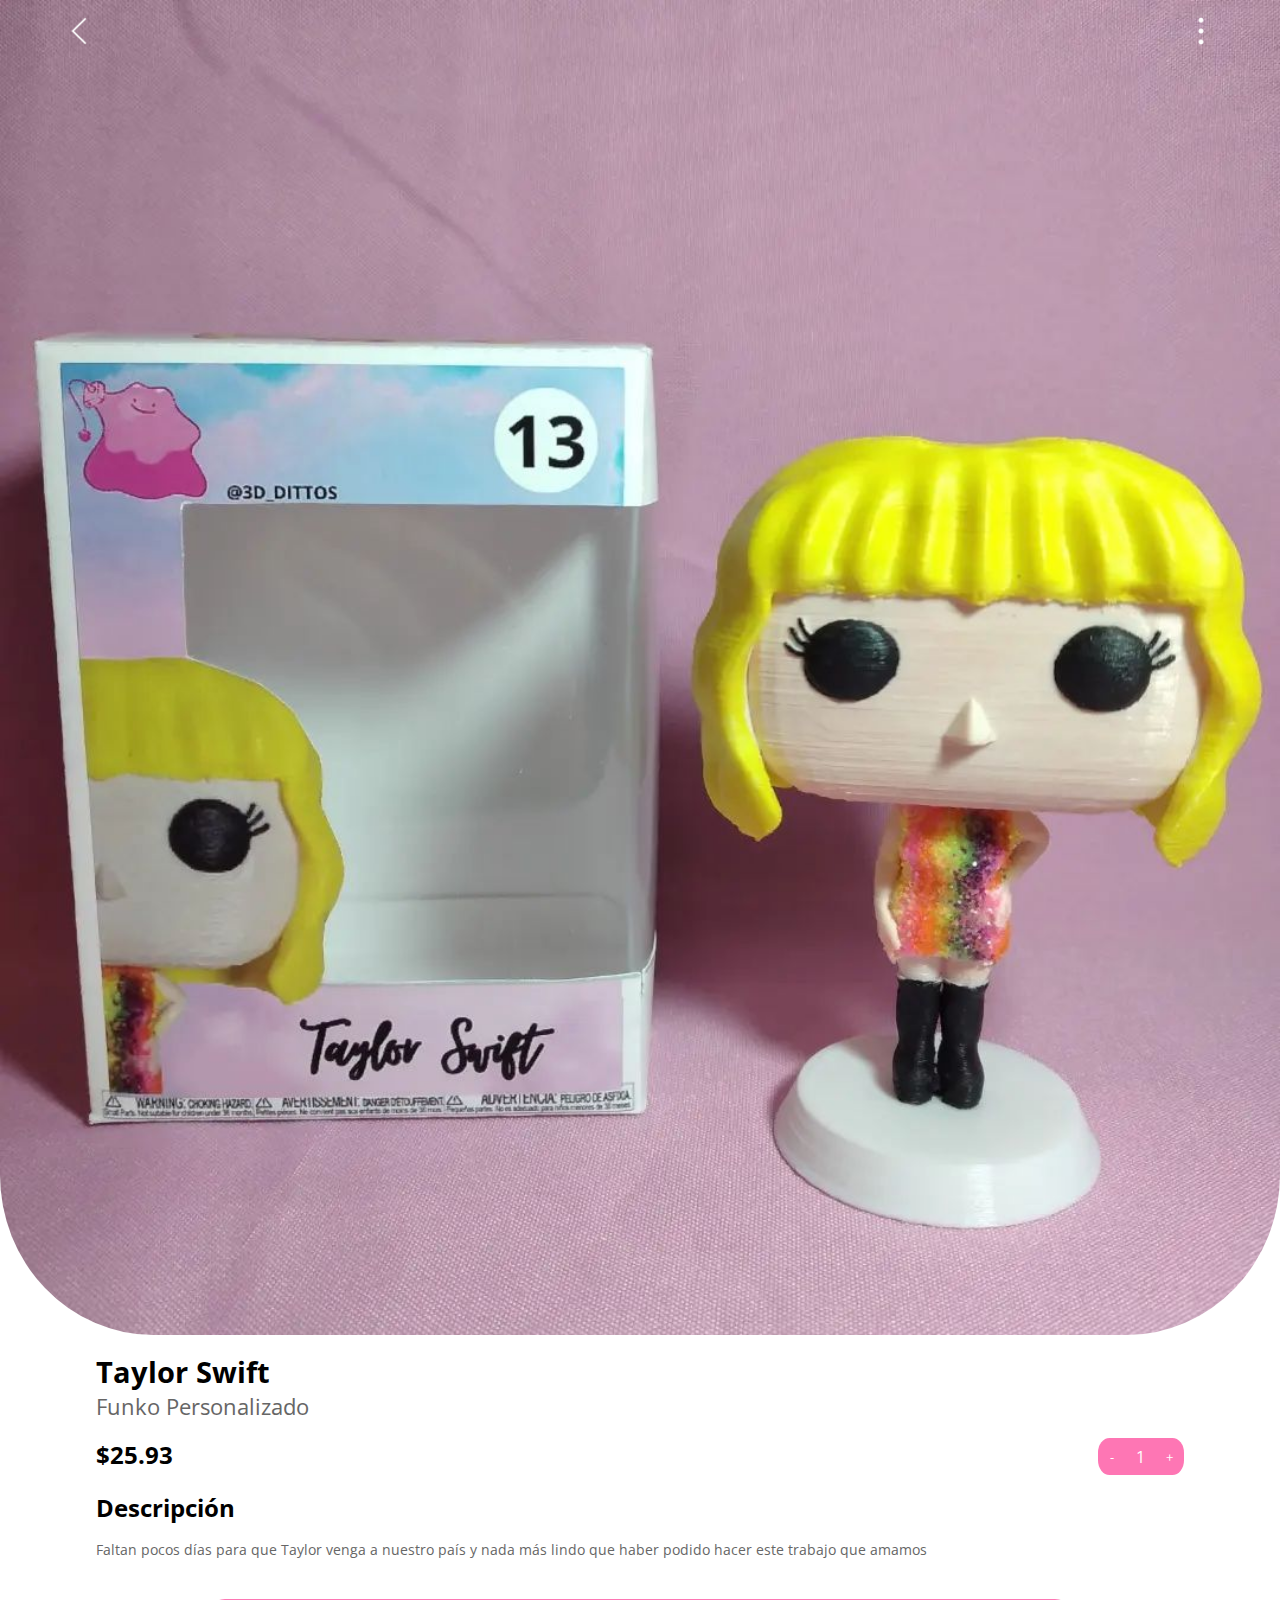
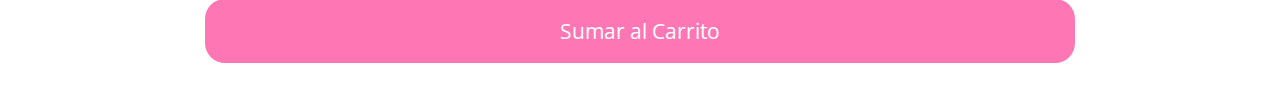
<file: pages/product.html>
<!DOCTYPE html>
<html lang="en">
<head>
    <meta charset="UTF-8">
    <meta name="viewport" content="width=device-width, initial-scale=1.0">
    <title>Document</title>
    <link rel="stylesheet" href="../css/product.css">
<body>
    <header class="nav">
        <img src="../media/back-button.png" alt="" class="button-back">
        <img src="../media/options-button.png" alt="" class="button-options">
    </header>
    <img src="../media/taylor.jpg" alt="" class="hero">
    <div class="container">
        <h1 class="main-title">Taylor Swift</h1>
        <span class="sub-title">Funko Personalizado</span>
        <div class="precio-container">
            <b class="precio">$25.93</b>
            <div class="cantidad-container">
                <button class="button-less">-</button>
                <p class="cantidad">1</p>
                <button class="button-add">+</button>
            </div>
        </div>
        <h2 class="descripcion-title">Descripción</h2>
        <p class="descripcion-text">Faltan pocos días para que Taylor venga a nuestro país y nada más lindo que haber podido hacer este trabajo que amamos</p>
        <button class="buy-button">Sumar al Carrito</button>
    </div>
</body>
</html>
</file>
<file: css/product.css>
@import url('https://fonts.googleapis.com/css2?family=Open+Sans:ital,wght@0,300..800;1,300..800&display=swap');

* {
    margin: 0;
    padding: 0;
    box-sizing: border-box;
    font-family: "Open Sans";
}


.nav {
    display: flex;
    width: 90%;
    margin: 0 auto;
    justify-content: space-between;
    position: absolute;
    top: 1rem;
    left: 5%;
}

.button-back {
    width: 30px;
    filter: invert(1)
}

.button-options {
    width: 30px;
    filter: invert(1)
}


.hero {
    width: 100%;
    border-end-end-radius: 12%;
    border-end-start-radius: 12%;
}

.container {
    width: 85%;
    margin: 0.8rem auto;
}

.main-title {
    font-size: 1.8rem;
}

.sub-title {
    font-size: 1.4rem;
    color: #666;
}

.precio-container {
    display: flex;
    margin-top: 1rem;
    justify-content: space-between;
}

.precio {
    font-size: 1.5rem;
}

.cantidad-container {
    display: flex;
    align-items: center;
}

.button-less {
    height: 2.3rem;
    width: 1.8rem;
    background-color: #fe76b4;;
    border: none;
    border-start-start-radius: 40%;
    border-end-start-radius: 40%;
    color: #fff;
}

.button-add {
    height: 2.3rem;
    width: 1.8rem;
    background-color: #fe76b4;;
    border: none;
    border-start-end-radius: 40%;
    border-end-end-radius: 40%;
    color: #fff;
}

.cantidad {
    height: 2.3rem;
    width: 1.8rem;
    background-color: #fe76b4;
    display: flex;
    justify-content: center;
    align-items: center;
    color: #fff;
}

.descripcion-title {
    margin: 1rem 0;
}

.descripcion-text {
    color: #666;
    font-size: .9rem;
}

.buy-button {
    color: #fff;
    font-size: 1.3rem;
    display: flex;
    background-color: #fe76b4;
    justify-content: center;
    align-items: center;
    width: 80%;
    margin: 2.5rem auto;
    height: 4rem;
    border: none;
    border-radius: 20px;
}
</file>
